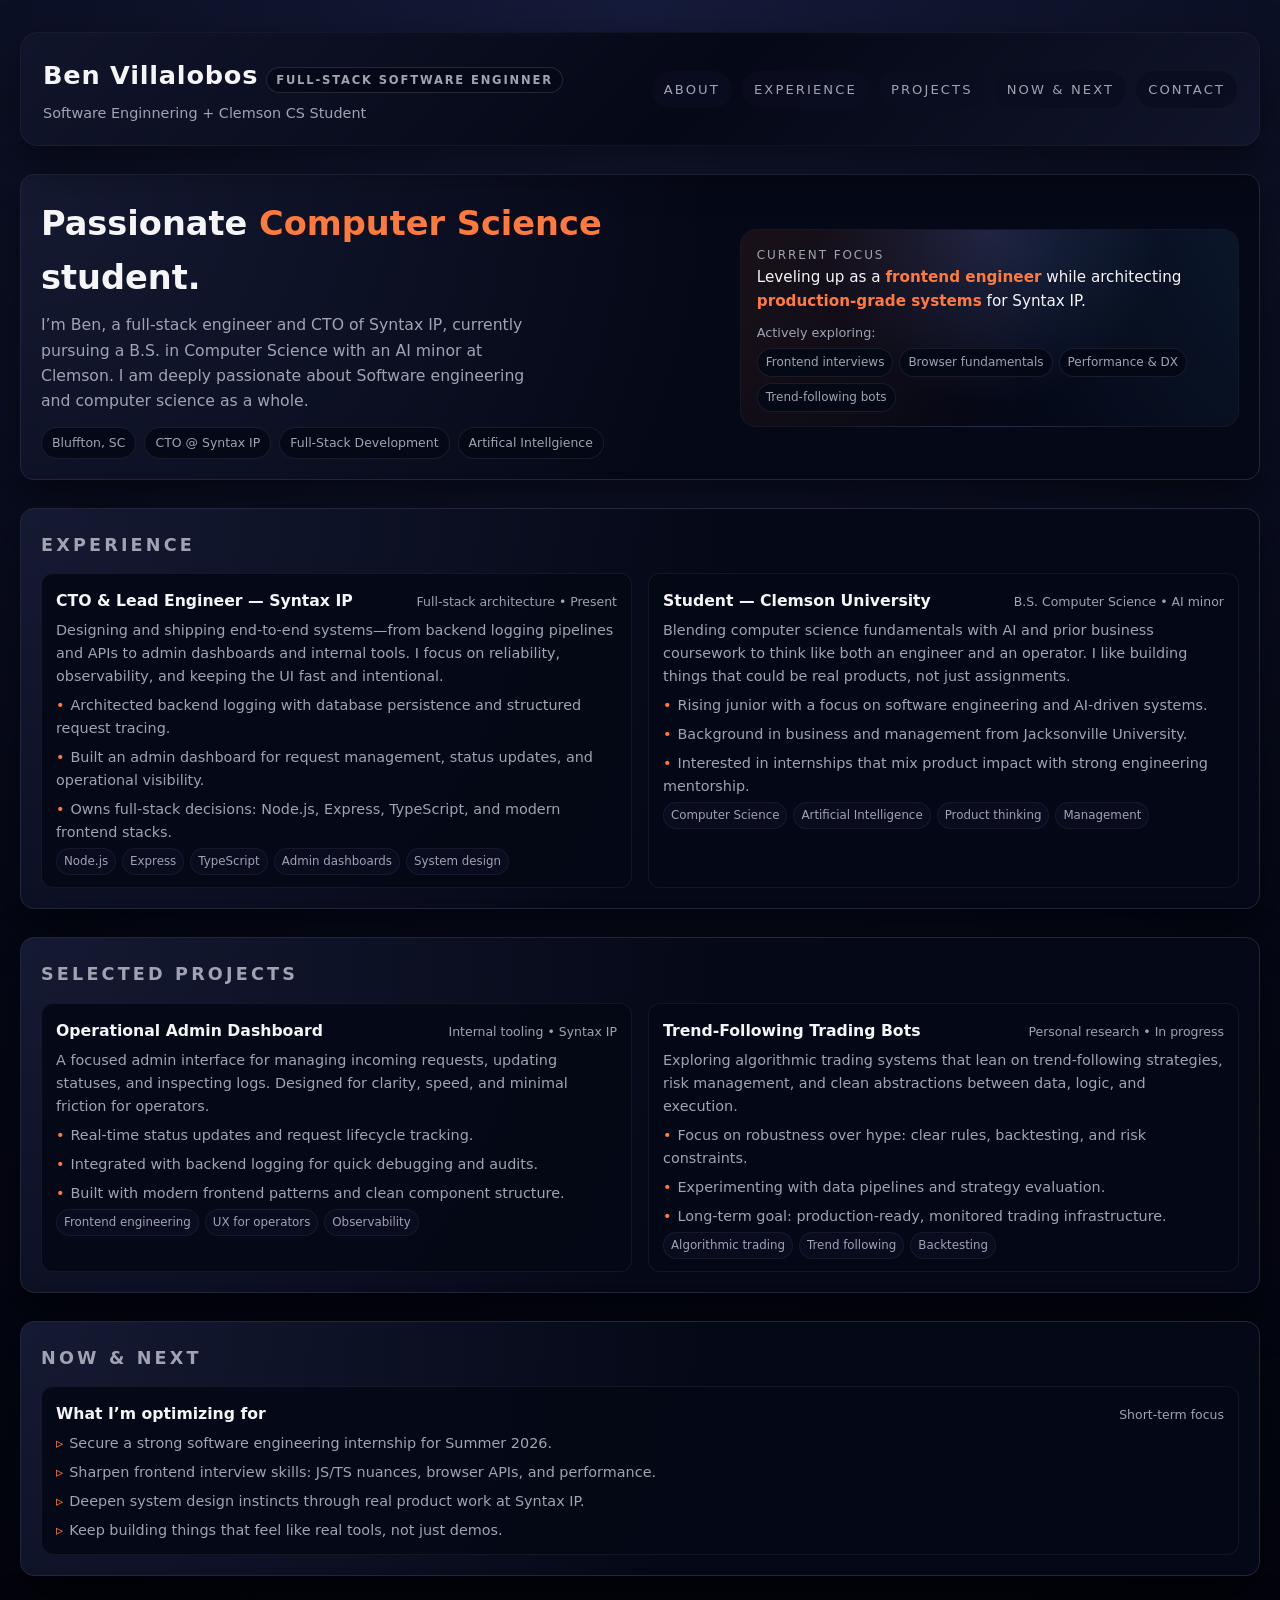
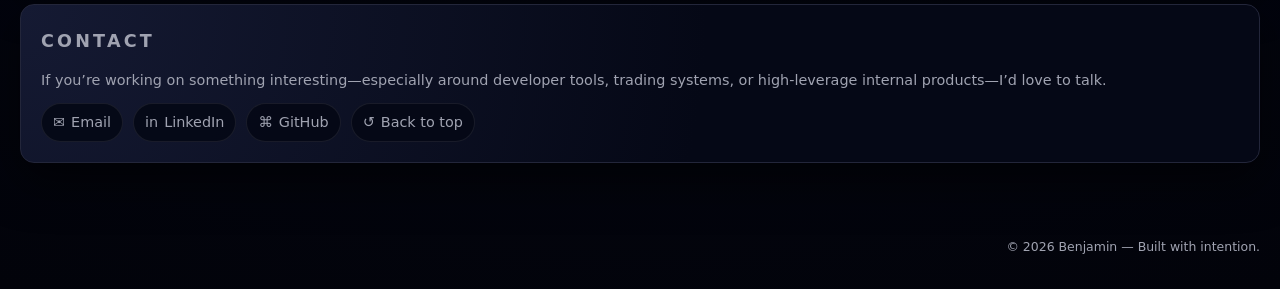
<file: index.html>
<!DOCTYPE html>
<html lang="en">
<head>
  <meta charset="UTF-8" />
  <title>Ben Villalobos - Personal Website</title>
  <meta name="viewport" content="width=device-width, initial-scale=1" />
  <meta
    name="description"
    content="Ben Villalobos - full-stack engineer - Clemson University CS Student."
  />
  <link rel="stylesheet" href="styles.css">
</head>
<body>
  <main>
    <header>
      <div class="brand">
        <div class="brand-title">
          Ben Villalobos
          <span class="brand-pill">Full-Stack Software Enginner</span>
        </div>
        <div class="brand-subtitle">
          Software Enginnering + Clemson CS Student
        </div>
      </div>
      <nav>
        <a href="#about">About</a>
        <a href="#experience">Experience</a>
        <a href="#projects">Projects</a>
        <a href="#goals">Now & Next</a>
        <a href="#contact">Contact</a>
      </nav>
    </header>

    <section id="about">
      <div class="hero">
        <div>
          <div class="hero-title">
            Passionate <span>Computer Science </span>student.
          </div>
          <p class="hero-tagline">
            I’m Ben, a full‑stack engineer and CTO of Syntax IP, currently pursuing a B.S. in Computer Science
            with an AI minor at Clemson. I am deeply passionate about Software engineering and computer science as a whole.
          </p>
          <div class="hero-meta">
            <span class="chip">Bluffton, SC</span>
            <span class="chip">CTO @ Syntax IP</span>
            <span class="chip">Full-Stack Development</span>
            <span class="chip">Artifical Intellgience</span>
          </div>
        </div>

        <aside class="hero-card">
          <div class="hero-card-inner">
            <div>
              <div class="hero-label">Current focus</div>
              <p class="hero-highlight">
                Leveling up as a <strong>frontend engineer</strong> while architecting
                <strong>production‑grade systems</strong> for Syntax IP.
              </p>
            </div>
            <div>
              <div class="hero-status">
                Actively exploring:
              </div>
              <div class="pill-row">
                <span class="pill">Frontend interviews</span>
                <span class="pill">Browser fundamentals</span>
                <span class="pill">Performance & DX</span>
                <span class="pill">Trend‑following bots</span>
              </div>
            </div>
          </div>
        </aside>
      </div>
    </section>

    <section id="experience">
      <h2>Experience</h2>
      <div class="section-grid two">
        <article class="card">
          <div class="card-header">
            <div class="card-title">CTO & Lead Engineer — Syntax IP</div>
            <div class="card-meta">Full‑stack architecture • Present</div>
          </div>
          <div class="card-body">
            Designing and shipping end‑to‑end systems—from backend logging pipelines and APIs to admin dashboards and
            internal tools. I focus on reliability, observability, and keeping the UI fast and intentional.
          </div>
          <ul class="list">
            <li>Architected backend logging with database persistence and structured request tracing.</li>
            <li>Built an admin dashboard for request management, status updates, and operational visibility.</li>
            <li>Owns full‑stack decisions: Node.js, Express, TypeScript, and modern frontend stacks.</li>
          </ul>
          <div class="tag-row">
            <span class="tag">Node.js</span>
            <span class="tag">Express</span>
            <span class="tag">TypeScript</span>
            <span class="tag">Admin dashboards</span>
            <span class="tag">System design</span>
          </div>
        </article>

        <article class="card">
          <div class="card-header">
            <div class="card-title">Student — Clemson University</div>
            <div class="card-meta">B.S. Computer Science • AI minor</div>
          </div>
          <div class="card-body">
            Blending computer science fundamentals with AI and prior business coursework to think like both an engineer
            and an operator. I like building things that could be real products, not just assignments.
          </div>
          <ul class="list">
            <li>Rising junior with a focus on software engineering and AI‑driven systems.</li>
            <li>Background in business and management from Jacksonville University.</li>
            <li>Interested in internships that mix product impact with strong engineering mentorship.</li>
          </ul>
          <div class="tag-row">
            <span class="tag">Computer Science</span>
            <span class="tag">Artificial Intelligence</span>
            <span class="tag">Product thinking</span>
            <span class="tag">Management</span>
          </div>
        </article>
      </div>
    </section>

    <section id="projects">
      <h2>Selected projects</h2>
      <div class="section-grid two">
        <article class="card">
          <div class="card-header">
            <div class="card-title">Operational Admin Dashboard</div>
            <div class="card-meta">Internal tooling • Syntax IP</div>
          </div>
          <div class="card-body">
            A focused admin interface for managing incoming requests, updating statuses, and inspecting logs. Designed
            for clarity, speed, and minimal friction for operators.
          </div>
          <ul class="list">
            <li>Real‑time status updates and request lifecycle tracking.</li>
            <li>Integrated with backend logging for quick debugging and audits.</li>
            <li>Built with modern frontend patterns and clean component structure.</li>
          </ul>
          <div class="tag-row">
            <span class="tag">Frontend engineering</span>
            <span class="tag">UX for operators</span>
            <span class="tag">Observability</span>
          </div>
        </article>

        <article class="card">
          <div class="card-header">
            <div class="card-title">Trend‑Following Trading Bots</div>
            <div class="card-meta">Personal research • In progress</div>
          </div>
          <div class="card-body">
            Exploring algorithmic trading systems that lean on trend‑following strategies, risk management, and clean
            abstractions between data, logic, and execution.
          </div>
          <ul class="list">
            <li>Focus on robustness over hype: clear rules, backtesting, and risk constraints.</li>
            <li>Experimenting with data pipelines and strategy evaluation.</li>
            <li>Long‑term goal: production‑ready, monitored trading infrastructure.</li>
          </ul>
          <div class="tag-row">
            <span class="tag">Algorithmic trading</span>
            <span class="tag">Trend following</span>
            <span class="tag">Backtesting</span>
          </div>
        </article>
      </div>
    </section>

    <section id="goals">
      <h2>Now & next</h2>
      <div class="section-grid">
        <article class="card">
          <div class="card-header">
            <div class="card-title">What I’m optimizing for</div>
            <div class="card-meta">Short‑term focus</div>
          </div>
          <ul class="list goals-list">
            <li>Secure a strong software engineering internship for Summer 2026.</li>
            <li>Sharpen frontend interview skills: JS/TS nuances, browser APIs, and performance.</li>
            <li>Deepen system design instincts through real product work at Syntax IP.</li>
            <li>Keep building things that feel like real tools, not just demos.</li>
          </ul>
        </article>
      </div>
    </section>

    <section id="contact">
      <h2>Contact</h2>
      <p class="card-body">
        If you’re working on something interesting—especially around developer tools, trading systems, or high‑leverage
        internal products—I’d love to talk.
      </p>
      <div class="contact-row">
        <a class="contact-link" href="mailto:benjaminlv0916@gmail.com">
          <span>✉</span>
          <span>Email</span>
        </a>
        <a class="contact-link" href="https://www.linkedin.com/in/ben-villalobos-178670389/" target="_blank" rel="noreferrer">
          <span>in</span>
          <span>LinkedIn</span>
        </a>
        <a class="contact-link" href="https://github.com/benvillalobos1" target="_blank" rel="noreferrer">
          <span>⌘</span>
          <span>GitHub</span>
        </a>
        <a class="contact-link" href="#about">
          <span>↺</span>
          <span>Back to top</span>
        </a>
      </div>
    </section>
  </main>

  <footer>
    © <span id="year"></span> Benjamin — Built with intention.
  </footer>

  <script>
    document.querySelectorAll('a[href^="#"]').forEach(anchor => {
      anchor.addEventListener("click", function (e) {
        e.preventDefault();
        const target = document.querySelector(this.getAttribute("href"));
        target.scrollIntoView({ behavior: "smooth" });
      })
    })

    document.getElementById("year").textContent = new Date().getFullYear();
  </script>
</body>
</html>
</file>
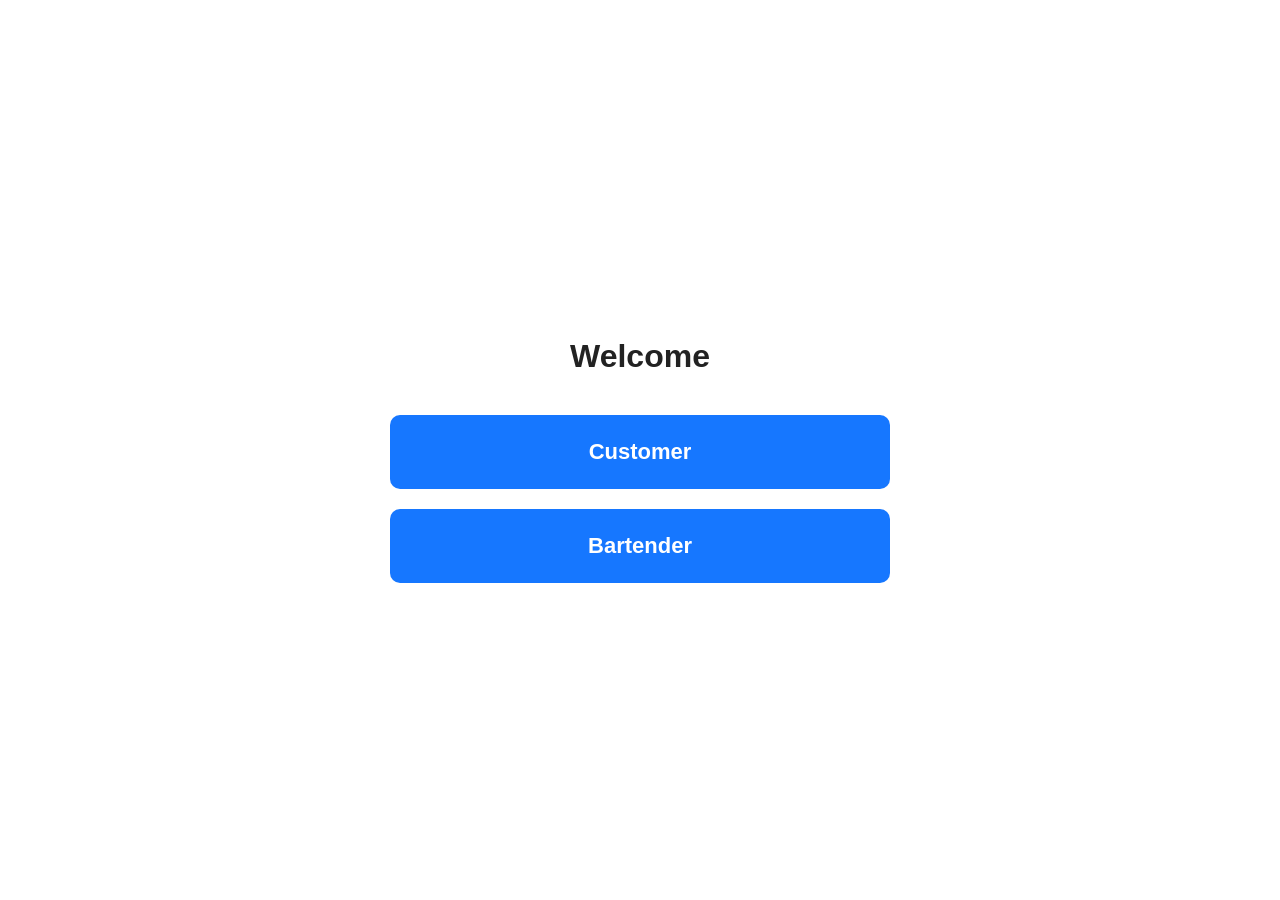
<file: bartender/start.html>
<!DOCTYPE html>
<html lang="en">
<head>
  <meta charset="UTF-8">
  <meta name="viewport" content="width=device-width, initial-scale=1.0">
  <title>Welcome</title>
  <style>
    * {
      box-sizing: border-box;
    }

    body {
      margin: 0;
      min-height: 100vh;
      display: flex;
      justify-content: center;
      align-items: center;
      background: #ffffff;
      font-family: Arial, sans-serif;
      color: #222;
    }

    .container {
      width: 90%;
      max-width: 500px;
      text-align: center;
    }

    h1 {
      margin-bottom: 40px;
      font-size: 32px;
      font-weight: 600;
    }

    .buttons {
      display: flex;
      flex-direction: column;
      gap: 20px;
    }

    button {
      width: 100%;
      padding: 24px;
      border: none;
      border-radius: 10px;
      background: #1677ff;
      color: white;
      font-size: 22px;
      font-weight: 600;
      cursor: pointer;
      transition: background 0.2s ease, transform 0.2s ease;
    }

    button:hover {
      background: #0d63d8;
      transform: translateY(-2px);
    }

    button:active {
      transform: translateY(0);
    }
  </style>
</head>
<body>

  <main class="container">
    <h1>Welcome</h1>

    <div class="buttons">
      <button type="button">Customer</button>
      <button type="button">Bartender</button>
    </div>
  </main>

</body>
</html>
</file>
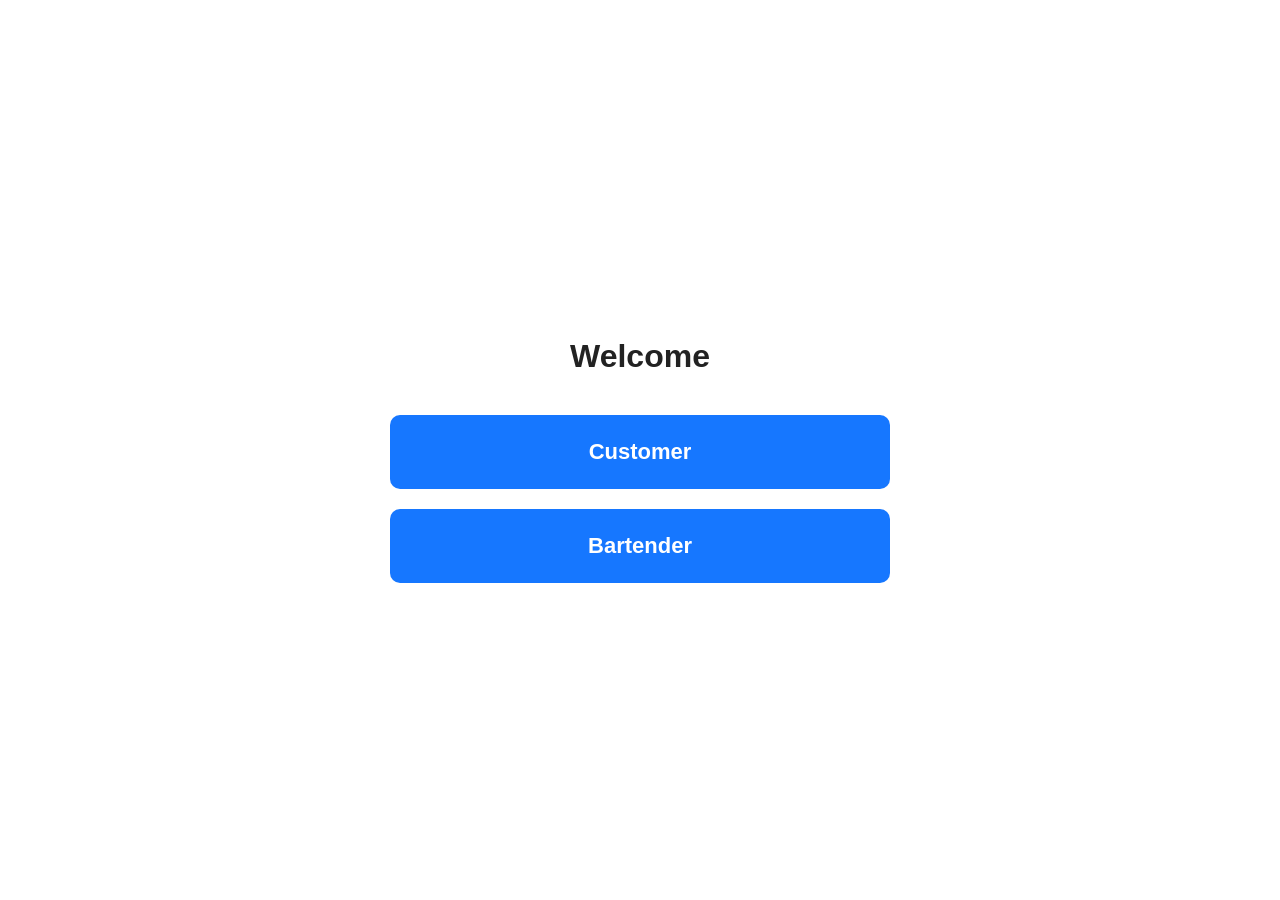
<file: order/start.html>
<!DOCTYPE html>
<html lang="en">
<head>
  <meta charset="UTF-8">
  <meta name="viewport" content="width=device-width, initial-scale=1.0">
  <title>Welcome</title>
  <style>
    * {
      box-sizing: border-box;
    }

    body {
      margin: 0;
      min-height: 100vh;
      display: flex;
      justify-content: center;
      align-items: center;
      background: #ffffff;
      font-family: Arial, sans-serif;
      color: #222;
    }

    .container {
      width: 90%;
      max-width: 500px;
      text-align: center;
    }

    h1 {
      margin-bottom: 40px;
      font-size: 32px;
      font-weight: 600;
    }

    .buttons {
      display: flex;
      flex-direction: column;
      gap: 20px;
    }

    button {
      width: 100%;
      padding: 24px;
      border: none;
      border-radius: 10px;
      background: #1677ff;
      color: white;
      font-size: 22px;
      font-weight: 600;
      cursor: pointer;
      transition: background 0.2s ease, transform 0.2s ease;
    }

    button:hover {
      background: #0d63d8;
      transform: translateY(-2px);
    }

    button:active {
      transform: translateY(0);
    }
  </style>
</head>
<body>

  <main class="container">
    <h1>Welcome</h1>

    <div class="buttons">
      <button type="button" onclick="goToCustomerPage()">Customer</button>
      <button type="button">Bartender</button>
    </div>
  </main>

  <script>
    function goToCustomerPage() {
      window.location.href = "/order/customer/login.html"
    }
  </script>
</body>
</html>
</file>
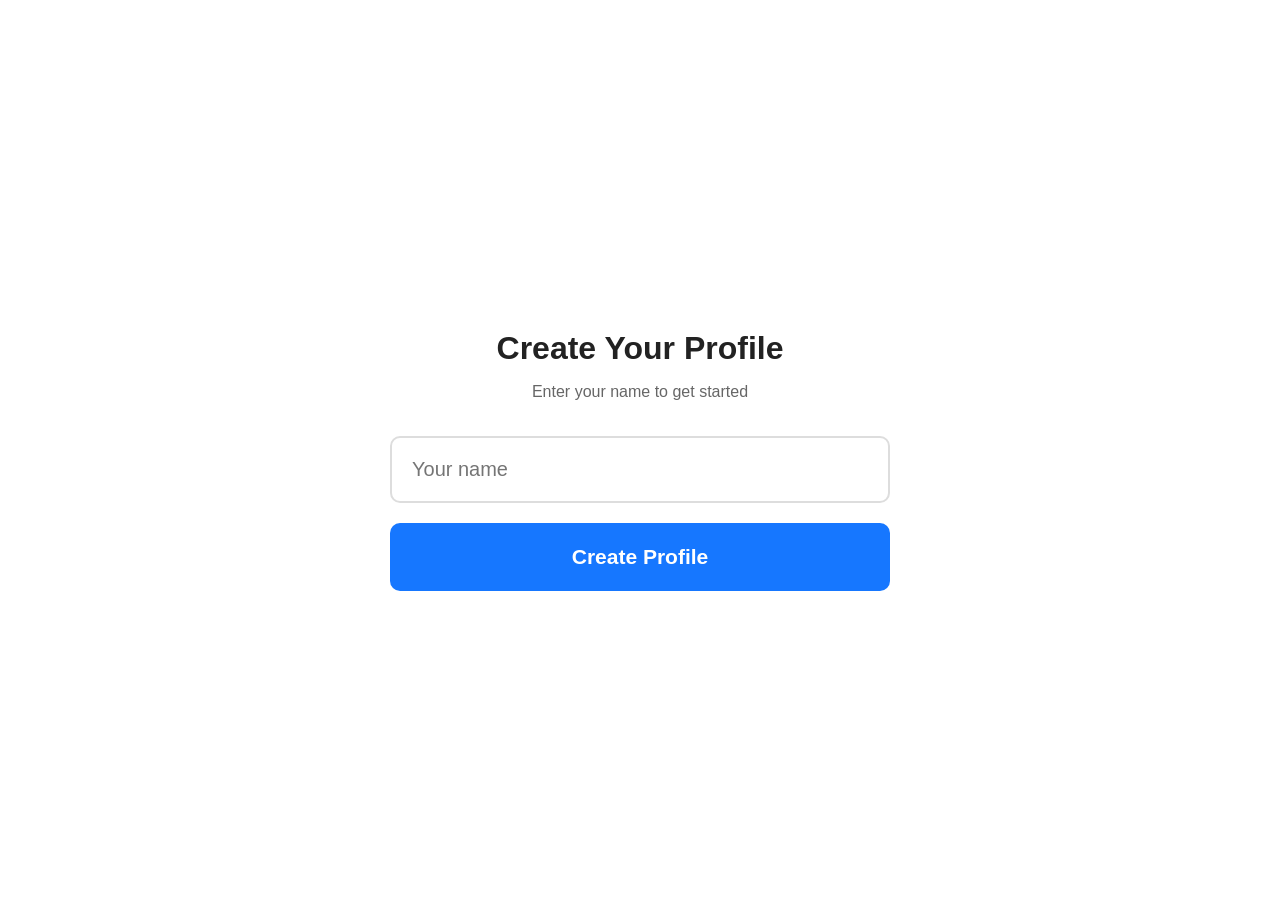
<file: order/customer/create.html>
<!DOCTYPE html>
<html lang="en">
<head>
  <meta charset="UTF-8">
  <meta name="viewport" content="width=device-width, initial-scale=1.0">
  <title>Create Profile</title>

  <style>
    * {
      box-sizing: border-box;
    }

    body {
      margin: 0;
      min-height: 100vh;
      display: flex;
      justify-content: center;
      align-items: center;
      background: #ffffff;
      font-family: Arial, sans-serif;
      color: #222;
    }

    .container {
      width: 90%;
      max-width: 500px;
      text-align: center;
    }

    h1 {
      margin-bottom: 10px;
      font-size: 32px;
      font-weight: 600;
    }

    .subtitle {
      margin-bottom: 35px;
      color: #666;
      font-size: 16px;
    }

    .form {
      display: flex;
      flex-direction: column;
      gap: 20px;
    }

    input {
      width: 100%;
      padding: 20px;
      border: 2px solid #ddd;
      border-radius: 10px;
      font-size: 20px;
      outline: none;
      transition: border-color 0.2s ease;
    }

    input:focus {
      border-color: #1677ff;
    }

    button {
      width: 100%;
      padding: 22px;
      border: none;
      border-radius: 10px;
      background: #1677ff;
      color: white;
      font-size: 21px;
      font-weight: 600;
      cursor: pointer;
      transition: background 0.2s ease, transform 0.2s ease;
    }

    button:hover {
      background: #0d63d8;
      transform: translateY(-2px);
    }

    button:active {
      transform: translateY(0);
    }
  </style>
</head>

<body>

  <main class="container">
    <h1>Create Your Profile</h1>
    <p class="subtitle">Enter your name to get started</p>

    <form class="form">
      <input
        type="text"
        name="name"
        placeholder="Your name"
        autocomplete="name"
        required
      >

      <button type="submit">
        Create Profile
      </button>
    </form>
  </main>

</body>
</html>
</file>
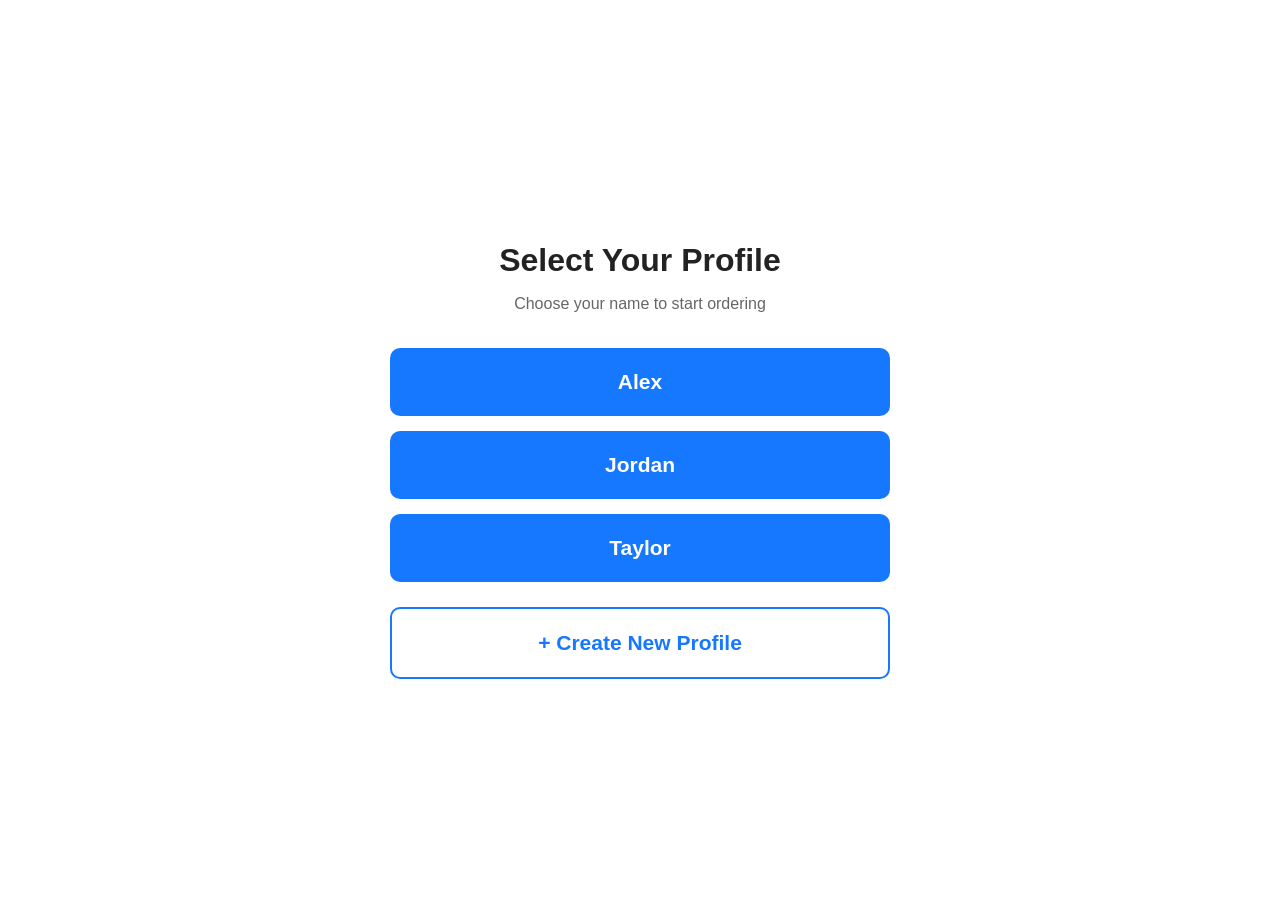
<file: order/customer/login.html>
<!DOCTYPE html>
<html lang="en">
<head>
  <meta charset="UTF-8">
  <meta name="viewport" content="width=device-width, initial-scale=1.0">
  <title>Select Profile</title>
  <style>
    * {
      box-sizing: border-box;
    }

    body {
      margin: 0;
      min-height: 100vh;
      display: flex;
      justify-content: center;
      align-items: center;
      background: #ffffff;
      font-family: Arial, sans-serif;
      color: #222;
    }

    .container {
      width: 90%;
      max-width: 500px;
      text-align: center;
    }

    h1 {
      margin-bottom: 10px;
      font-size: 32px;
      font-weight: 600;
    }

    .subtitle {
      margin-bottom: 35px;
      color: #666;
      font-size: 16px;
    }

    .profiles {
      display: flex;
      flex-direction: column;
      gap: 15px;
    }

    .profile-button,
    .new-profile-button {
      width: 100%;
      padding: 22px;
      border-radius: 10px;
      font-size: 21px;
      font-weight: 600;
      cursor: pointer;
      transition: background 0.2s ease, transform 0.2s ease;
    }

    .profile-button {
      border: none;
      background: #1677ff;
      color: white;
    }

    .profile-button:hover {
      background: #0d63d8;
      transform: translateY(-2px);
    }

    .new-profile-button {
      margin-top: 10px;
      border: 2px solid #1677ff;
      background: white;
      color: #1677ff;
    }

    .new-profile-button:hover {
      background: #f2f7ff;
      transform: translateY(-2px);
    }

    button:active {
      transform: translateY(0);
    }
  </style>
</head>
<body>

  <main class="container">
    <h1>Select Your Profile</h1>
    <p class="subtitle">Choose your name to start ordering</p>

    <div class="profiles">
      <button class="profile-button" type="button">
        Alex
      </button>

      <button class="profile-button" type="button">
        Jordan
      </button>

      <button class="profile-button" type="button">
        Taylor
      </button>

      <button class="new-profile-button" type="button" onclick="goToCreateProfilePage()">
        + Create New Profile
      </button>
    </div>
  </main>

  <script>
    function goToCreateProfilePage() {
        window.location.href = "/order/customer/create.html"
    }
  </script>

</body>
</html>
</file>
<file: styles.css>
:root {
      --bg: #050816;
      --bg-alt: #0b1020;
      --accent: #ff7a3c;
      --accent-soft: rgba(255, 122, 60, 0.12);
      --text: #f5f5f7;
      --muted: #a0a3b1;
      --border: #23263a;
      --card-radius: 14px;
      --shadow-soft: 0 18px 45px rgba(0, 0, 0, 0.55);
      --font-sans: system-ui, -apple-system, BlinkMacSystemFont, "SF Pro Text",
        "Segoe UI", sans-serif;
      --max-width: 1280px;
    }

    html, body {
        scroll-behavior: smooth;
    }

    * {
      box-sizing: border-box;
      margin: 0;
      padding: 0;
    }

    body {
      font-family: var(--font-sans);
      background: radial-gradient(circle at top, #151b3a 0, #050816 55%, #02030a 100%);
      color: var(--text);
      line-height: 1.6;
      -webkit-font-smoothing: antialiased;
    }

    a {
      color: inherit;
      text-decoration: none;
    }

    main {
      max-width: var(--max-width);
      margin: 0 auto;
      padding: 32px 20px 64px;
    }

    header {
      display: flex;
      flex-direction: column;
      gap: 18px;
      padding: 22px 22px 20px;
      border-radius: 18px;
      background: linear-gradient(135deg, #11152b 0, #050816 55%, #11152b 100%);
      border: 1px solid rgba(255, 255, 255, 0.04);
      box-shadow: var(--shadow-soft);
      position: sticky;
      top: 16px;
      z-index: 10;
      backdrop-filter: blur(18px);
    }

    @media (min-width: 720px) {
      header {
        flex-direction: row;
        align-items: center;
        justify-content: space-between;
      }
    }

    .brand {
      display: flex;
      flex-direction: column;
      gap: 6px;
    }

    .brand-title {
      font-size: 1.6rem;
      font-weight: 650;
      letter-spacing: 0.03em;
      display: flex;
      align-items: baseline;
      gap: 8px;
    }

    .brand-pill {
      font-size: 0.72rem;
      text-transform: uppercase;
      letter-spacing: 0.16em;
      padding: 3px 9px;
      border-radius: 999px;
      border: 1px solid rgba(255, 255, 255, 0.12);
      color: var(--muted);
      background: rgba(5, 8, 22, 0.8);
    }

    .brand-subtitle {
      font-size: 0.9rem;
      color: var(--muted);
    }

    nav {
      display: flex;
      gap: 10px;
      flex-wrap: wrap;
      justify-content: flex-start;
    }

    nav a {
      font-size: 0.82rem;
      text-transform: uppercase;
      letter-spacing: 0.16em;
      padding: 7px 11px;
      border-radius: 999px;
      border: 1px solid transparent;
      color: var(--muted);
      background: rgba(10, 13, 32, 0.9);
      transition: all 0.18s ease-out;
    }

    nav a:hover {
      border-color: var(--accent);
      color: var(--text);
      background: rgba(255, 122, 60, 0.12);
      transform: translateY(-1px);
    }

    section {
      margin-top: 28px;
      padding: 22px 20px 20px;
      border-radius: var(--card-radius);
      background: radial-gradient(circle at top left, #151a33 0, #050816 55%);
      border: 1px solid var(--border);
      box-shadow: var(--shadow-soft);
    }

    section[id] {
        scroll-margin-top: 150px;
    }

    section h2 {
      font-size: 1.1rem;
      text-transform: uppercase;
      letter-spacing: 0.18em;
      color: var(--muted);
      margin-bottom: 14px;
    }

    .hero {
      display: grid;
      gap: 18px;
    }

    @media (min-width: 720px) {
      .hero {
        grid-template-columns: minmax(0, 3fr) minmax(0, 2.2fr);
        align-items: center;
      }
    }

    .hero-title {
      font-size: 2.1rem;
      font-weight: 700;
      margin-bottom: 8px;
    }

    .hero-title span {
      color: var(--accent);
    }

    .hero-tagline {
      font-size: 0.98rem;
      color: var(--muted);
      max-width: 32rem;
    }

    .hero-meta {
      display: flex;
      flex-wrap: wrap;
      gap: 8px;
      margin-top: 14px;
    }

    .chip {
      font-size: 0.78rem;
      padding: 5px 10px;
      border-radius: 999px;
      border: 1px solid rgba(255, 255, 255, 0.08);
      color: var(--muted);
      background: rgba(5, 8, 22, 0.9);
    }

    .hero-card {
      border-radius: 16px;
      border: 1px solid rgba(255, 255, 255, 0.06);
      background: radial-gradient(circle at top, #1b213f 0, #050816 55%);
      padding: 16px 16px 14px;
      position: relative;
      overflow: hidden;
    }

    .hero-card::before {
      content: "";
      position: absolute;
      inset: -40%;
      background:
        radial-gradient(circle at 0 0, rgba(255, 122, 60, 0.16), transparent 55%),
        radial-gradient(circle at 100% 0, rgba(80, 180, 255, 0.16), transparent 55%);
      opacity: 0.9;
      pointer-events: none;
    }

    .hero-card-inner {
      position: relative;
      z-index: 1;
      display: flex;
      flex-direction: column;
      gap: 10px;
    }

    .hero-label {
      font-size: 0.75rem;
      text-transform: uppercase;
      letter-spacing: 0.16em;
      color: var(--muted);
    }

    .hero-highlight {
      font-size: 0.95rem;
    }

    .hero-highlight strong {
      font-weight: 600;
      color: var(--accent);
    }

    .hero-status {
      font-size: 0.8rem;
      color: var(--muted);
    }

    .pill-row {
      display: flex;
      flex-wrap: wrap;
      gap: 6px;
      margin-top: 4px;
    }

    .pill {
      font-size: 0.75rem;
      padding: 4px 8px;
      border-radius: 999px;
      background: rgba(5, 8, 22, 0.9);
      border: 1px solid rgba(255, 255, 255, 0.08);
      color: var(--muted);
    }

    .section-grid {
      display: grid;
      gap: 16px;
    }

    @media (min-width: 720px) {
      .section-grid.two {
        grid-template-columns: repeat(2, minmax(0, 1fr));
      }
    }

    .card {
      border-radius: 12px;
      border: 1px solid rgba(255, 255, 255, 0.06);
      background: rgba(5, 8, 22, 0.9);
      padding: 14px 14px 12px;
    }

    .card-header {
      display: flex;
      justify-content: space-between;
      align-items: baseline;
      gap: 8px;
      margin-bottom: 6px;
    }

    .card-title {
      font-size: 0.98rem;
      font-weight: 600;
    }

    .card-meta {
      font-size: 0.78rem;
      color: var(--muted);
    }

    .card-body {
      font-size: 0.9rem;
      color: var(--muted);
      margin-bottom: 6px;
    }

    .tag-row {
      display: flex;
      flex-wrap: wrap;
      gap: 6px;
      margin-top: 4px;
    }

    .tag {
      font-size: 0.74rem;
      padding: 3px 7px;
      border-radius: 999px;
      background: rgba(10, 13, 32, 0.9);
      border: 1px solid rgba(255, 255, 255, 0.06);
      color: var(--muted);
    }

    ul {
      list-style: none;
      padding-left: 0;
      margin: 0;
    }

    .list {
      display: grid;
      gap: 6px;
      font-size: 0.9rem;
      color: var(--muted);
    }

    .list li::before {
      content: "•";
      color: var(--accent);
      margin-right: 6px;
    }

    .goals-list li::before {
      content: "▹";
    }

    .contact-row {
      display: flex;
      flex-wrap: wrap;
      gap: 10px;
      margin-top: 10px;
    }

    .contact-link {
      font-size: 0.86rem;
      padding: 7px 11px;
      border-radius: 999px;
      border: 1px solid rgba(255, 255, 255, 0.08);
      background: rgba(5, 8, 22, 0.9);
      color: var(--muted);
      display: inline-flex;
      align-items: center;
      gap: 6px;
      transition: all 0.18s ease-out;
    }

    .contact-link span {
      font-size: 0.9rem;
    }

    .contact-link:hover {
      border-color: var(--accent);
      color: var(--text);
      background: var(--accent-soft);
      transform: translateY(-1px);
    }

    footer {
      max-width: var(--max-width);
      margin: 0 auto;
      padding: 10px 20px 32px;
      font-size: 0.78rem;
      color: var(--muted);
      text-align: right;
    }
</file>
